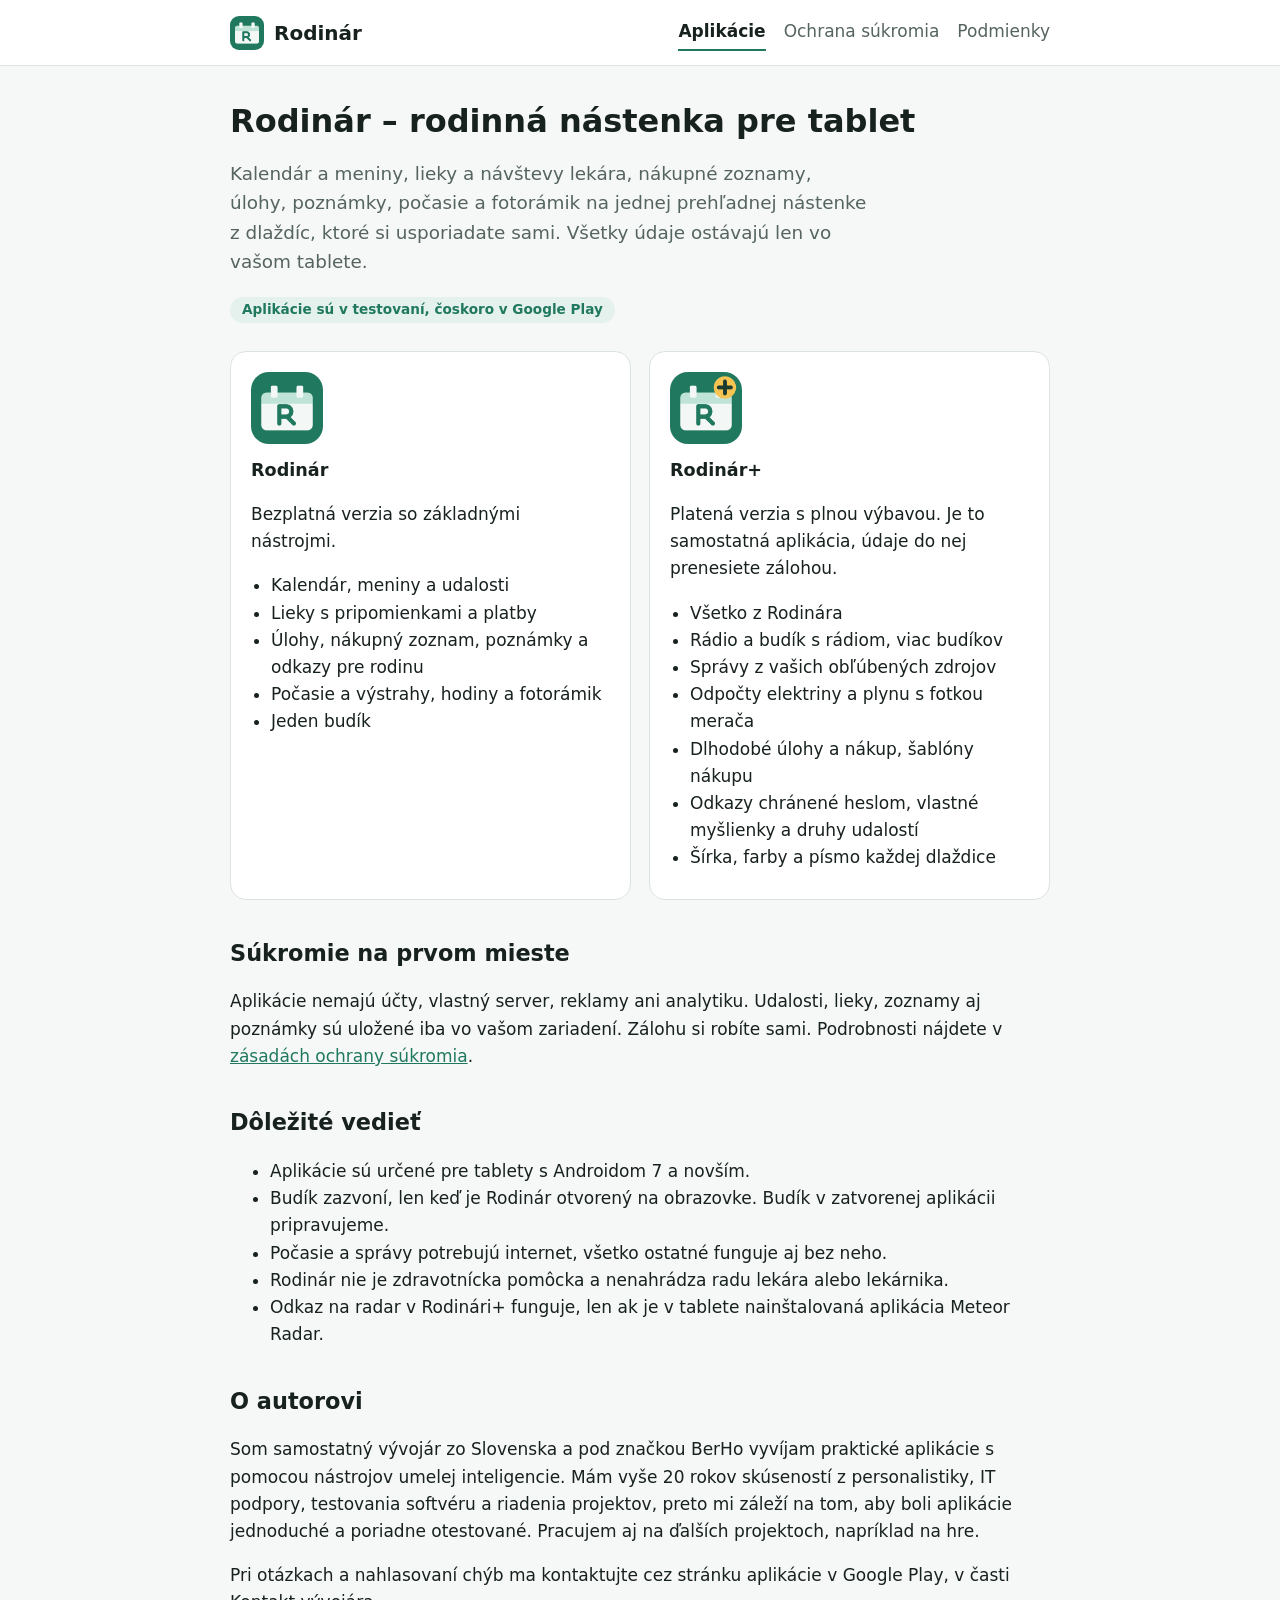
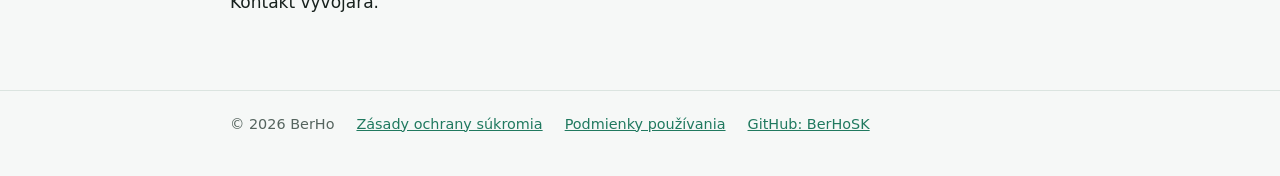
<file: index.html>
<!doctype html>
<html lang="sk">
<head>
<meta charset="utf-8">
<meta name="viewport" content="width=device-width,initial-scale=1">
<title>Rodinár a Rodinár+ – rodinná nástenka pre tablet</title>
<meta name="description" content="Rodinná nástenka pre tablety s Androidom: kalendár, lieky, nákupy, úlohy, poznámky a počasie. Údaje ostávajú vo vašom tablete.">
<link rel="icon" href="img/rodinar.png">
<link rel="stylesheet" href="style.css">
</head>
<body>
<header class="site"><div class="wrap">
<a class="brand" href="./"><img src="img/rodinar.png" alt="">Rodinár</a>
<nav aria-label="Hlavná ponuka">
<a href="./" aria-current="page">Aplikácie</a>
<a href="zasady-sukromia.html">Ochrana súkromia</a>
<a href="podmienky.html">Podmienky</a>
</nav></div></header>
<main><div class="wrap">

<h1>Rodinár – rodinná nástenka pre tablet</h1>
<p class="lead">Kalendár a meniny, lieky a návštevy lekára, nákupné zoznamy, úlohy, poznámky, počasie a fotorámik na jednej prehľadnej nástenke z dlaždíc, ktoré si usporiadate sami. Všetky údaje ostávajú len vo vašom tablete.</p>
<p><span class="tag">Aplikácie sú v testovaní, čoskoro v Google Play</span></p>

<div class="cards">
<section class="card">
<img src="img/rodinar.png" alt="Ikona aplikácie Rodinár">
<h3>Rodinár</h3>
<p>Bezplatná verzia so základnými nástrojmi.</p>
<ul>
<li>Kalendár, meniny a udalosti</li>
<li>Lieky s pripomienkami a platby</li>
<li>Úlohy, nákupný zoznam, poznámky a odkazy pre rodinu</li>
<li>Počasie a výstrahy, hodiny a fotorámik</li>
<li>Jeden budík</li>
</ul>
</section>
<section class="card">
<img src="img/rodinar-plus.png" alt="Ikona aplikácie Rodinár+">
<h3>Rodinár+</h3>
<p>Platená verzia s plnou výbavou. Je to samostatná aplikácia, údaje do nej prenesiete zálohou.</p>
<ul>
<li>Všetko z Rodinára</li>
<li>Rádio a budík s rádiom, viac budíkov</li>
<li>Správy z vašich obľúbených zdrojov</li>
<li>Odpočty elektriny a plynu s fotkou merača</li>
<li>Dlhodobé úlohy a nákup, šablóny nákupu</li>
<li>Odkazy chránené heslom, vlastné myšlienky a druhy udalostí</li>
<li>Šírka, farby a písmo každej dlaždice</li>
</ul>
</section>
</div>

<h2>Súkromie na prvom mieste</h2>
<p>Aplikácie nemajú účty, vlastný server, reklamy ani analytiku. Udalosti, lieky, zoznamy aj poznámky sú uložené iba vo vašom zariadení. Zálohu si robíte sami. Podrobnosti nájdete v <a href="zasady-sukromia.html">zásadách ochrany súkromia</a>.</p>

<h2>Dôležité vedieť</h2>
<ul>
<li>Aplikácie sú určené pre tablety s Androidom 7 a novším.</li>
<li>Budík zazvoní, len keď je Rodinár otvorený na obrazovke. Budík v zatvorenej aplikácii pripravujeme.</li>
<li>Počasie a správy potrebujú internet, všetko ostatné funguje aj bez neho.</li>
<li>Rodinár nie je zdravotnícka pomôcka a nenahrádza radu lekára alebo lekárnika.</li>
<li>Odkaz na radar v Rodinári+ funguje, len ak je v tablete nainštalovaná aplikácia Meteor Radar.</li>
</ul>

<h2>O autorovi</h2>
<p>Som samostatný vývojár zo Slovenska a pod značkou BerHo vyvíjam praktické aplikácie s pomocou nástrojov umelej inteligencie. Mám vyše 20 rokov skúseností z personalistiky, IT podpory, testovania softvéru a riadenia projektov, preto mi záleží na tom, aby boli aplikácie jednoduché a poriadne otestované. Pracujem aj na ďalších projektoch, napríklad na hre.</p>
<p>Pri otázkach a nahlasovaní chýb ma kontaktujte cez stránku aplikácie v Google Play, v časti Kontakt vývojára.</p>
</div></main>
<footer><div class="wrap">
<span>© 2026 BerHo</span>
<a href="zasady-sukromia.html">Zásady ochrany súkromia</a>
<a href="podmienky.html">Podmienky používania</a>
<a href="https://github.com/BerHoSK">GitHub: BerHoSK</a>
</div></footer>
</body></html>
</file>
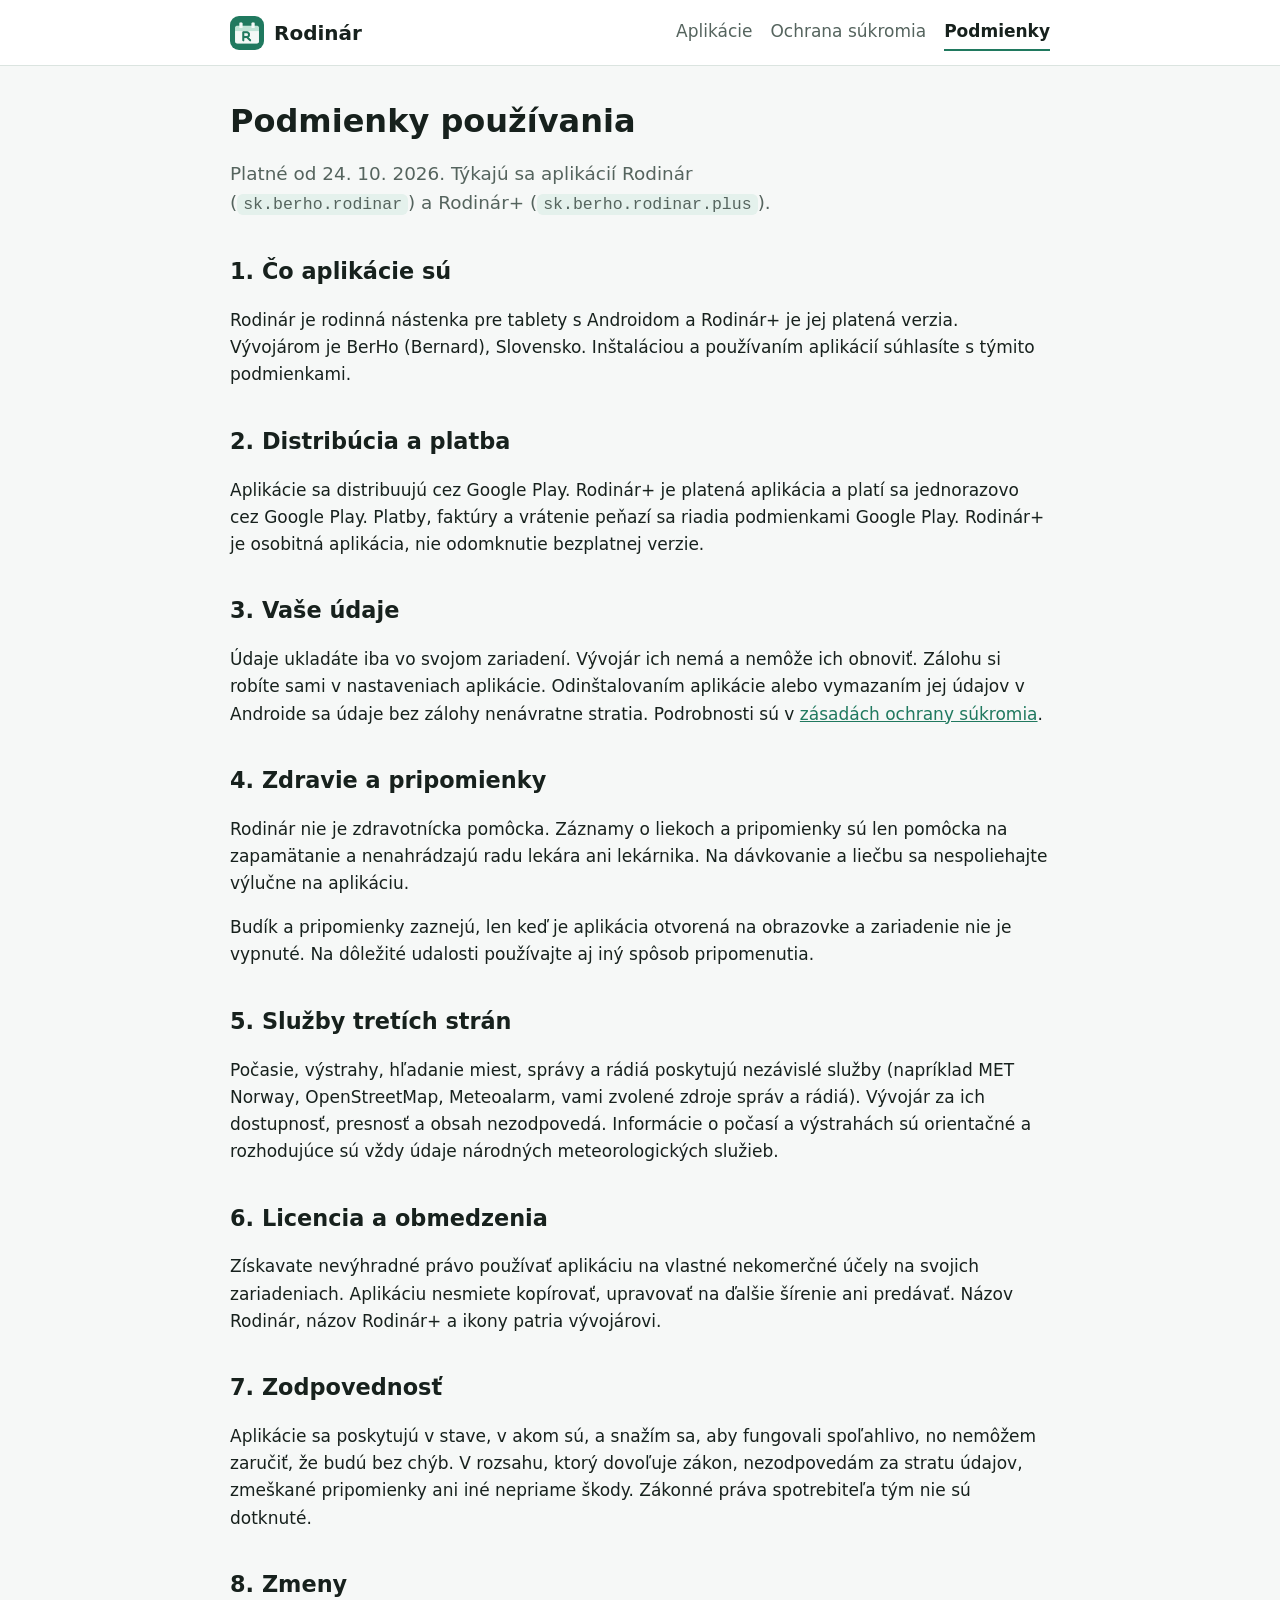
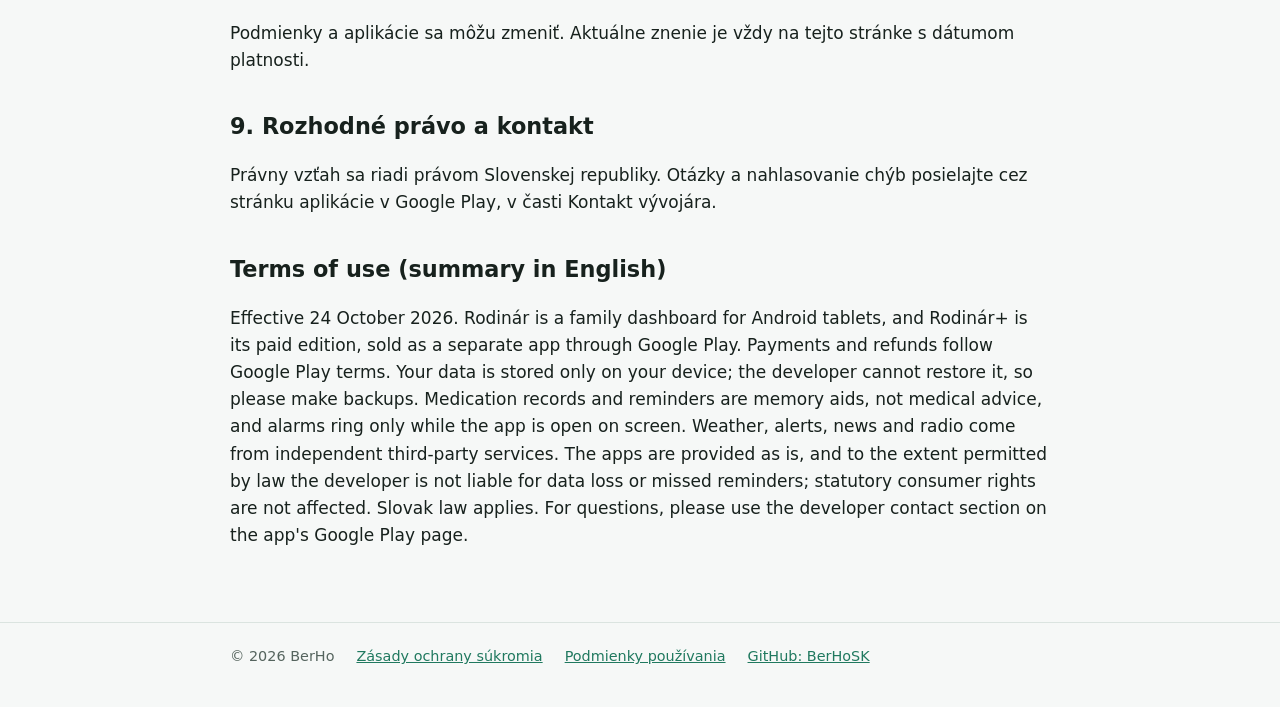
<file: podmienky.html>
<!doctype html>
<html lang="sk">
<head>
<meta charset="utf-8">
<meta name="viewport" content="width=device-width,initial-scale=1">
<title>Podmienky používania – Rodinár a Rodinár+</title>
<meta name="description" content="Podmienky používania aplikácií Rodinár a Rodinár+.">
<link rel="icon" href="img/rodinar.png">
<link rel="stylesheet" href="style.css">
</head>
<body>
<header class="site"><div class="wrap">
<a class="brand" href="./"><img src="img/rodinar.png" alt="">Rodinár</a>
<nav aria-label="Hlavná ponuka">
<a href="./">Aplikácie</a>
<a href="zasady-sukromia.html">Ochrana súkromia</a>
<a href="podmienky.html" aria-current="page">Podmienky</a>
</nav></div></header>
<main><div class="wrap">

<h1>Podmienky používania</h1>
<p class="lead">Platné od 24. 10. 2026. Týkajú sa aplikácií Rodinár (<code>sk.berho.rodinar</code>) a Rodinár+ (<code>sk.berho.rodinar.plus</code>).</p>

<h2>1. Čo aplikácie sú</h2>
<p>Rodinár je rodinná nástenka pre tablety s Androidom a Rodinár+ je jej platená verzia. Vývojárom je BerHo (Bernard), Slovensko. Inštaláciou a používaním aplikácií súhlasíte s týmito podmienkami.</p>

<h2>2. Distribúcia a platba</h2>
<p>Aplikácie sa distribuujú cez Google Play. Rodinár+ je platená aplikácia a platí sa jednorazovo cez Google Play. Platby, faktúry a vrátenie peňazí sa riadia podmienkami Google Play. Rodinár+ je osobitná aplikácia, nie odomknutie bezplatnej verzie.</p>

<h2>3. Vaše údaje</h2>
<p>Údaje ukladáte iba vo svojom zariadení. Vývojár ich nemá a nemôže ich obnoviť. Zálohu si robíte sami v nastaveniach aplikácie. Odinštalovaním aplikácie alebo vymazaním jej údajov v Androide sa údaje bez zálohy nenávratne stratia. Podrobnosti sú v <a href="zasady-sukromia.html">zásadách ochrany súkromia</a>.</p>

<h2>4. Zdravie a pripomienky</h2>
<p>Rodinár nie je zdravotnícka pomôcka. Záznamy o liekoch a pripomienky sú len pomôcka na zapamätanie a nenahrádzajú radu lekára ani lekárnika. Na dávkovanie a liečbu sa nespoliehajte výlučne na aplikáciu.</p>
<p>Budík a pripomienky zaznejú, len keď je aplikácia otvorená na obrazovke a zariadenie nie je vypnuté. Na dôležité udalosti používajte aj iný spôsob pripomenutia.</p>

<h2>5. Služby tretích strán</h2>
<p>Počasie, výstrahy, hľadanie miest, správy a rádiá poskytujú nezávislé služby (napríklad MET Norway, OpenStreetMap, Meteoalarm, vami zvolené zdroje správ a rádiá). Vývojár za ich dostupnosť, presnosť a obsah nezodpovedá. Informácie o počasí a výstrahách sú orientačné a rozhodujúce sú vždy údaje národných meteorologických služieb.</p>

<h2>6. Licencia a obmedzenia</h2>
<p>Získavate nevýhradné právo používať aplikáciu na vlastné nekomerčné účely na svojich zariadeniach. Aplikáciu nesmiete kopírovať, upravovať na ďalšie šírenie ani predávať. Názov Rodinár, názov Rodinár+ a ikony patria vývojárovi.</p>

<h2>7. Zodpovednosť</h2>
<p>Aplikácie sa poskytujú v stave, v akom sú, a snažím sa, aby fungovali spoľahlivo, no nemôžem zaručiť, že budú bez chýb. V rozsahu, ktorý dovoľuje zákon, nezodpovedám za stratu údajov, zmeškané pripomienky ani iné nepriame škody. Zákonné práva spotrebiteľa tým nie sú dotknuté.</p>

<h2>8. Zmeny</h2>
<p>Podmienky a aplikácie sa môžu zmeniť. Aktuálne znenie je vždy na tejto stránke s dátumom platnosti.</p>

<h2>9. Rozhodné právo a kontakt</h2>
<p>Právny vzťah sa riadi právom Slovenskej republiky. Otázky a nahlasovanie chýb posielajte cez stránku aplikácie v Google Play, v časti Kontakt vývojára.</p>

<h2 id="en">Terms of use (summary in English)</h2>
<p>Effective 24 October 2026. Rodinár is a family dashboard for Android tablets, and Rodinár+ is its paid edition, sold as a separate app through Google Play. Payments and refunds follow Google Play terms. Your data is stored only on your device; the developer cannot restore it, so please make backups. Medication records and reminders are memory aids, not medical advice, and alarms ring only while the app is open on screen. Weather, alerts, news and radio come from independent third-party services. The apps are provided as is, and to the extent permitted by law the developer is not liable for data loss or missed reminders; statutory consumer rights are not affected. Slovak law applies. For questions, please use the developer contact section on the app's Google Play page.</p>
</div></main>
<footer><div class="wrap">
<span>© 2026 BerHo</span>
<a href="zasady-sukromia.html">Zásady ochrany súkromia</a>
<a href="podmienky.html">Podmienky používania</a>
<a href="https://github.com/BerHoSK">GitHub: BerHoSK</a>
</div></footer>
</body></html>
</file>
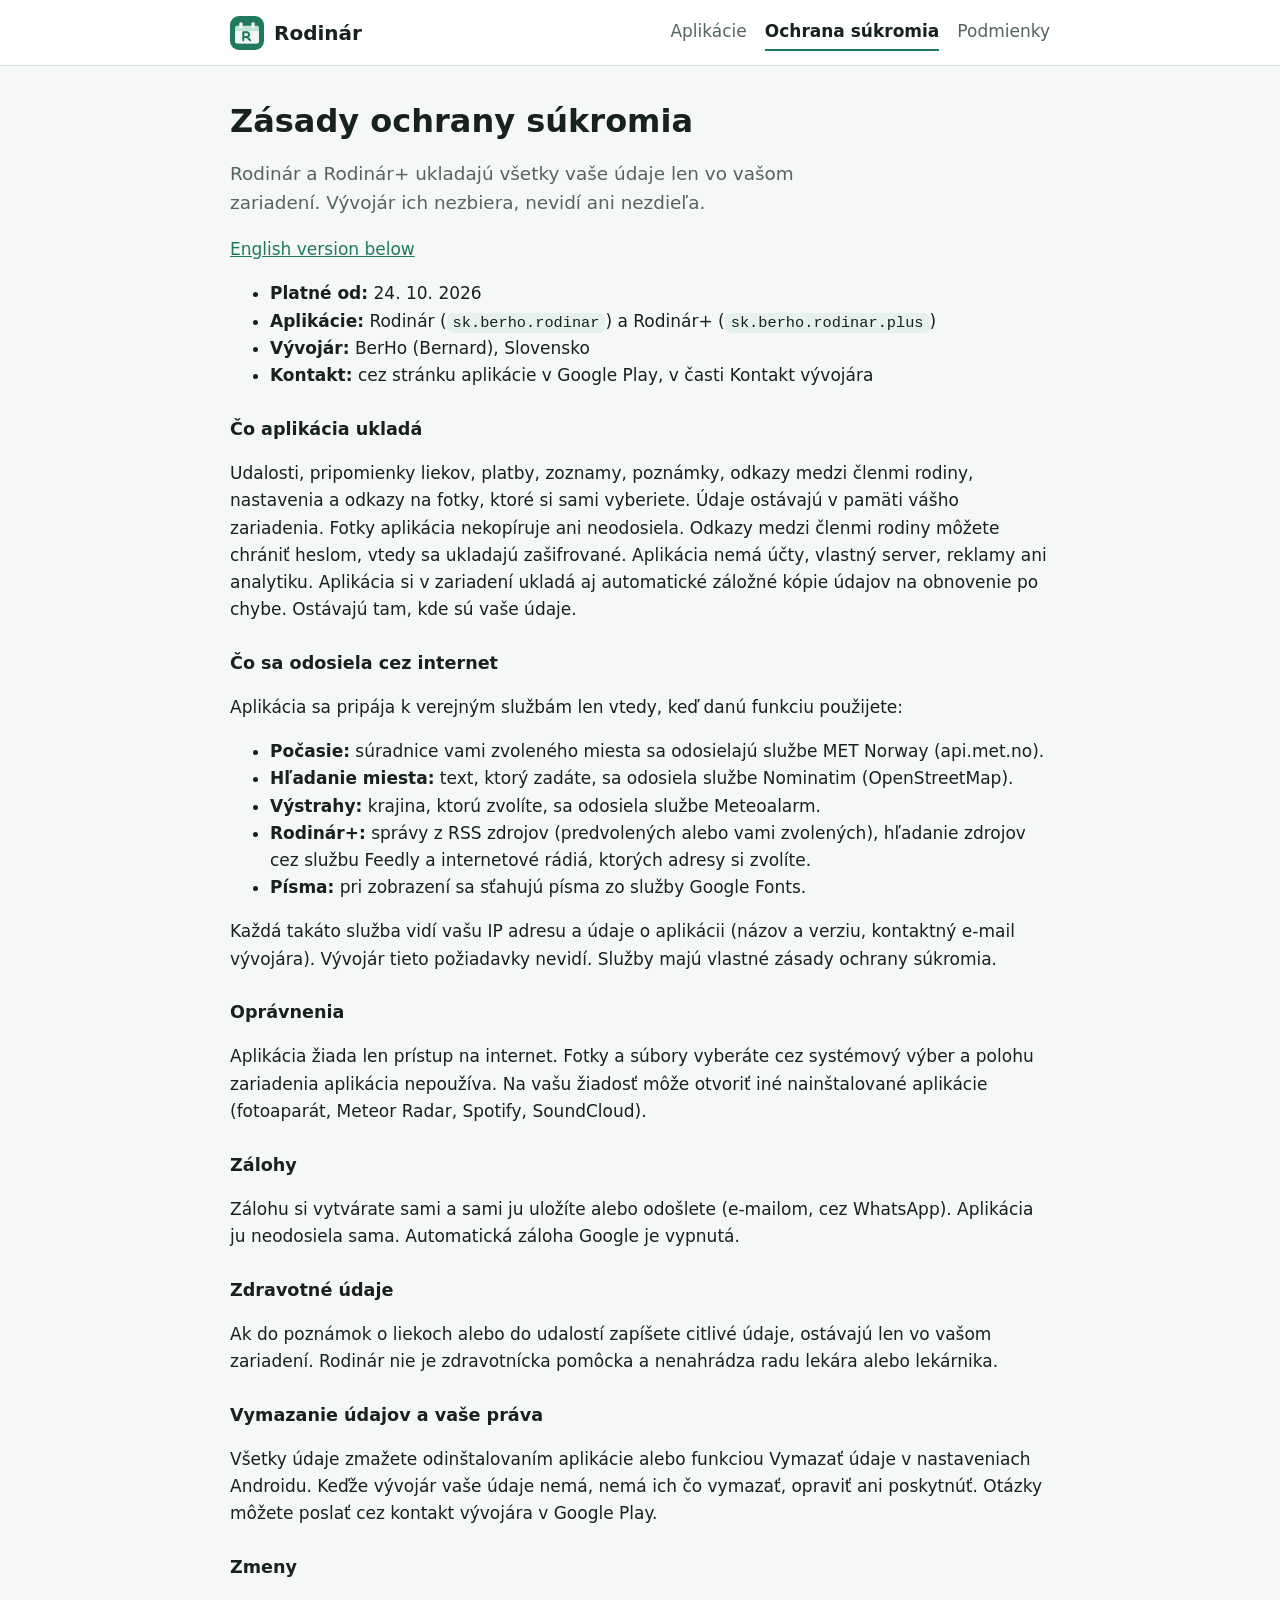
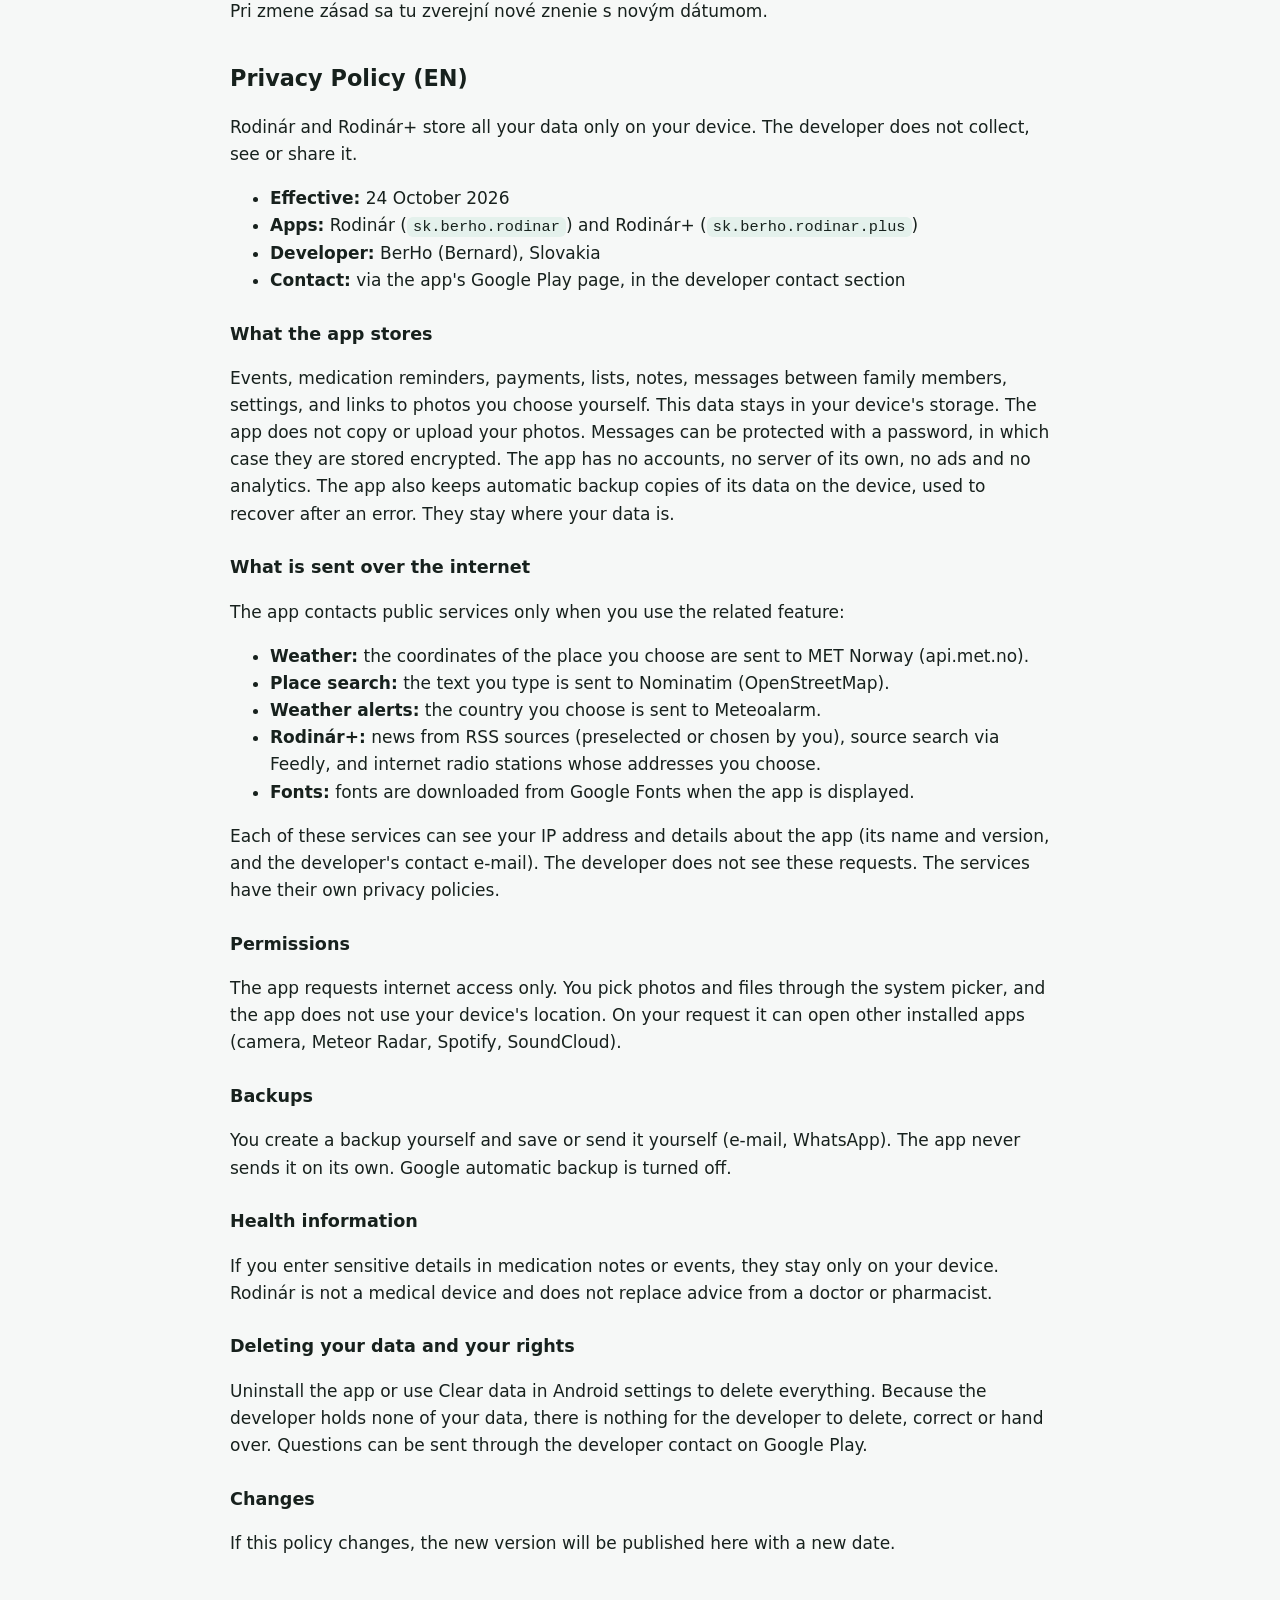
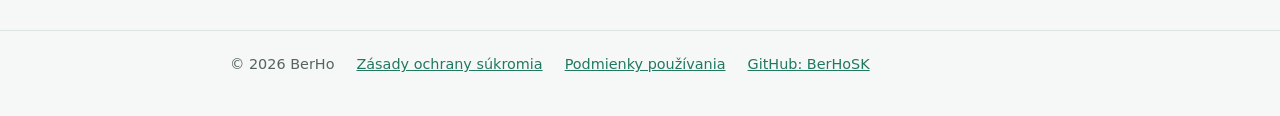
<file: zasady-sukromia.html>
<!doctype html>
<html lang="sk">
<head>
<meta charset="utf-8">
<meta name="viewport" content="width=device-width,initial-scale=1">
<title>Zásady ochrany súkromia – Rodinár a Rodinár+</title>
<meta name="description" content="Zásady ochrany súkromia aplikácií Rodinár a Rodinár+. Údaje ostávajú vo vašom zariadení.">
<link rel="icon" href="img/rodinar.png">
<link rel="stylesheet" href="style.css">
</head>
<body>
<header class="site"><div class="wrap">
<a class="brand" href="./"><img src="img/rodinar.png" alt="">Rodinár</a>
<nav aria-label="Hlavná ponuka">
<a href="./">Aplikácie</a>
<a href="zasady-sukromia.html" aria-current="page">Ochrana súkromia</a>
<a href="podmienky.html">Podmienky</a>
</nav></div></header>
<main><div class="wrap">

<h1>Zásady ochrany súkromia</h1>
<p class="lead">Rodinár a Rodinár+ ukladajú všetky vaše údaje len vo vašom zariadení. Vývojár ich nezbiera, nevidí ani nezdieľa.</p>
<p><a href="#en">English version below</a></p>
<ul>
<li><strong>Platné od:</strong> 24. 10. 2026</li>
<li><strong>Aplikácie:</strong> Rodinár (<code>sk.berho.rodinar</code>) a Rodinár+ (<code>sk.berho.rodinar.plus</code>)</li>
<li><strong>Vývojár:</strong> BerHo (Bernard), Slovensko</li>
<li><strong>Kontakt:</strong> cez stránku aplikácie v Google Play, v časti Kontakt vývojára</li>
</ul>

<h3>Čo aplikácia ukladá</h3>
<p>Udalosti, pripomienky liekov, platby, zoznamy, poznámky, odkazy medzi členmi rodiny, nastavenia a odkazy na fotky, ktoré si sami vyberiete. Údaje ostávajú v pamäti vášho zariadenia. Fotky aplikácia nekopíruje ani neodosiela. Odkazy medzi členmi rodiny môžete chrániť heslom, vtedy sa ukladajú zašifrované. Aplikácia nemá účty, vlastný server, reklamy ani analytiku. Aplikácia si v zariadení ukladá aj automatické záložné kópie údajov na obnovenie po chybe. Ostávajú tam, kde sú vaše údaje.</p>

<h3>Čo sa odosiela cez internet</h3>
<p>Aplikácia sa pripája k verejným službám len vtedy, keď danú funkciu použijete:</p>
<ul>
<li><strong>Počasie:</strong> súradnice vami zvoleného miesta sa odosielajú službe MET Norway (api.met.no).</li>
<li><strong>Hľadanie miesta:</strong> text, ktorý zadáte, sa odosiela službe Nominatim (OpenStreetMap).</li>
<li><strong>Výstrahy:</strong> krajina, ktorú zvolíte, sa odosiela službe Meteoalarm.</li>
<li><strong>Rodinár+:</strong> správy z RSS zdrojov (predvolených alebo vami zvolených), hľadanie zdrojov cez službu Feedly a internetové rádiá, ktorých adresy si zvolíte.</li>
<li><strong>Písma:</strong> pri zobrazení sa sťahujú písma zo služby Google Fonts.</li>
</ul>
<p>Každá takáto služba vidí vašu IP adresu a údaje o aplikácii (názov a verziu, kontaktný e-mail vývojára). Vývojár tieto požiadavky nevidí. Služby majú vlastné zásady ochrany súkromia.</p>

<h3>Oprávnenia</h3>
<p>Aplikácia žiada len prístup na internet. Fotky a súbory vyberáte cez systémový výber a polohu zariadenia aplikácia nepoužíva. Na vašu žiadosť môže otvoriť iné nainštalované aplikácie (fotoaparát, Meteor Radar, Spotify, SoundCloud).</p>

<h3>Zálohy</h3>
<p>Zálohu si vytvárate sami a sami ju uložíte alebo odošlete (e-mailom, cez WhatsApp). Aplikácia ju neodosiela sama. Automatická záloha Google je vypnutá.</p>

<h3>Zdravotné údaje</h3>
<p>Ak do poznámok o liekoch alebo do udalostí zapíšete citlivé údaje, ostávajú len vo vašom zariadení. Rodinár nie je zdravotnícka pomôcka a nenahrádza radu lekára alebo lekárnika.</p>

<h3>Vymazanie údajov a vaše práva</h3>
<p>Všetky údaje zmažete odinštalovaním aplikácie alebo funkciou Vymazať údaje v nastaveniach Androidu. Keďže vývojár vaše údaje nemá, nemá ich čo vymazať, opraviť ani poskytnúť. Otázky môžete poslať cez kontakt vývojára v Google Play.</p>

<h3>Zmeny</h3>
<p>Pri zmene zásad sa tu zverejní nové znenie s novým dátumom.</p>

<h2 id="en" lang="en">Privacy Policy (EN)</h2>
<div lang="en">
<p>Rodinár and Rodinár+ store all your data only on your device. The developer does not collect, see or share it.</p>
<ul>
<li><strong>Effective:</strong> 24 October 2026</li>
<li><strong>Apps:</strong> Rodinár (<code>sk.berho.rodinar</code>) and Rodinár+ (<code>sk.berho.rodinar.plus</code>)</li>
<li><strong>Developer:</strong> BerHo (Bernard), Slovakia</li>
<li><strong>Contact:</strong> via the app's Google Play page, in the developer contact section</li>
</ul>
<h3>What the app stores</h3>
<p>Events, medication reminders, payments, lists, notes, messages between family members, settings, and links to photos you choose yourself. This data stays in your device's storage. The app does not copy or upload your photos. Messages can be protected with a password, in which case they are stored encrypted. The app has no accounts, no server of its own, no ads and no analytics. The app also keeps automatic backup copies of its data on the device, used to recover after an error. They stay where your data is.</p>
<h3>What is sent over the internet</h3>
<p>The app contacts public services only when you use the related feature:</p>
<ul>
<li><strong>Weather:</strong> the coordinates of the place you choose are sent to MET Norway (api.met.no).</li>
<li><strong>Place search:</strong> the text you type is sent to Nominatim (OpenStreetMap).</li>
<li><strong>Weather alerts:</strong> the country you choose is sent to Meteoalarm.</li>
<li><strong>Rodinár+:</strong> news from RSS sources (preselected or chosen by you), source search via Feedly, and internet radio stations whose addresses you choose.</li>
<li><strong>Fonts:</strong> fonts are downloaded from Google Fonts when the app is displayed.</li>
</ul>
<p>Each of these services can see your IP address and details about the app (its name and version, and the developer's contact e-mail). The developer does not see these requests. The services have their own privacy policies.</p>
<h3>Permissions</h3>
<p>The app requests internet access only. You pick photos and files through the system picker, and the app does not use your device's location. On your request it can open other installed apps (camera, Meteor Radar, Spotify, SoundCloud).</p>
<h3>Backups</h3>
<p>You create a backup yourself and save or send it yourself (e-mail, WhatsApp). The app never sends it on its own. Google automatic backup is turned off.</p>
<h3>Health information</h3>
<p>If you enter sensitive details in medication notes or events, they stay only on your device. Rodinár is not a medical device and does not replace advice from a doctor or pharmacist.</p>
<h3>Deleting your data and your rights</h3>
<p>Uninstall the app or use Clear data in Android settings to delete everything. Because the developer holds none of your data, there is nothing for the developer to delete, correct or hand over. Questions can be sent through the developer contact on Google Play.</p>
<h3>Changes</h3>
<p>If this policy changes, the new version will be published here with a new date.</p>
</div>
</div></main>
<footer><div class="wrap">
<span>© 2026 BerHo</span>
<a href="zasady-sukromia.html">Zásady ochrany súkromia</a>
<a href="podmienky.html">Podmienky používania</a>
<a href="https://github.com/BerHoSK">GitHub: BerHoSK</a>
</div></footer>
</body></html>
</file>
<file: style.css>
:root{--bg:#f6f8f7;--surface:#fff;--fg:#17211d;--muted:#55645e;--accent:#20795f;--on-accent:#fff;--line:#dbe4e0;--soft:#e4f1ec}
@media (prefers-color-scheme:dark){:root{--bg:#101714;--surface:#18221e;--fg:#e8f0ec;--muted:#9fb0a8;--accent:#5fc0a0;--on-accent:#0c1a15;--line:#2a3933;--soft:#1e2e28}}
*{box-sizing:border-box}
body{margin:0;background:var(--bg);color:var(--fg);font:17px/1.6 system-ui,-apple-system,"Segoe UI",Roboto,sans-serif}
a{color:var(--accent)}
.wrap{max-width:860px;margin:0 auto;padding:0 20px}
header.site{border-bottom:1px solid var(--line);background:var(--surface)}
header.site .wrap{display:flex;flex-wrap:wrap;gap:8px 24px;align-items:center;padding-top:14px;padding-bottom:14px}
header.site .brand{font-weight:700;font-size:20px;color:var(--fg);text-decoration:none;display:flex;align-items:center;gap:10px}
header.site .brand img{width:34px;height:34px;border-radius:9px}
nav{display:flex;flex-wrap:wrap;gap:4px 18px;margin-left:auto}
nav a{color:var(--muted);text-decoration:none;padding:4px 0}
nav a[aria-current=page]{color:var(--fg);font-weight:600;border-bottom:2px solid var(--accent)}
main{padding:36px 0 56px}
h1{font-size:2rem;line-height:1.2;margin:0 0 12px}
h2{font-size:1.4rem;margin:2.2rem 0 .6rem}
h3{font-size:1.1rem;margin:1.6rem 0 .4rem}
.lead{font-size:1.15rem;color:var(--muted);max-width:640px}
.cards{display:grid;grid-template-columns:repeat(auto-fit,minmax(280px,1fr));gap:18px;margin:28px 0}
.card{background:var(--surface);border:1px solid var(--line);border-radius:16px;padding:20px}
.card img{width:72px;height:72px;border-radius:18px;display:block;margin-bottom:12px}
.card h3{margin:.2rem 0 .4rem}
.card ul{padding-left:20px;margin:.5rem 0}
.tag{display:inline-block;background:var(--soft);color:var(--accent);border-radius:999px;padding:2px 12px;font-size:.85rem;font-weight:600}
.note{background:var(--soft);border-radius:12px;padding:12px 16px;margin:20px 0}
code{background:var(--soft);padding:1px 6px;border-radius:6px;font-size:.9em}
footer{border-top:1px solid var(--line);color:var(--muted);font-size:.9rem;padding:22px 0 40px}
footer .wrap{display:flex;flex-wrap:wrap;gap:6px 22px}
@media (max-width:560px){nav{margin-left:0}h1{font-size:1.6rem}}
</file>
